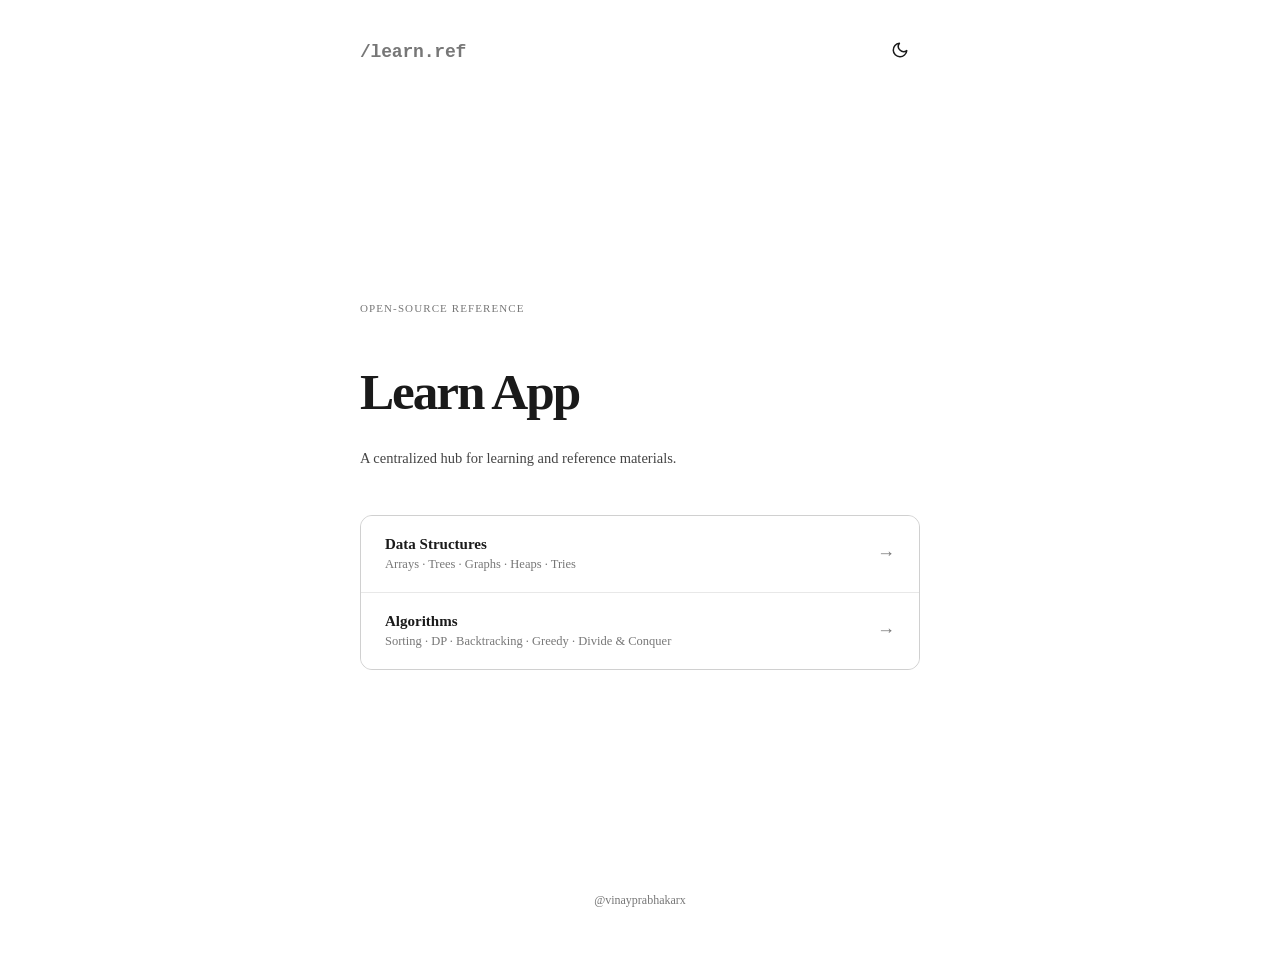
<file: index.html>
<!DOCTYPE html>
<html lang="en">

<head>
  <meta charset="UTF-8" />
  <meta name="viewport" content="width=device-width, initial-scale=1.0" />
  <meta name="description"
    content="A clean, minimal reference for Data Structures and Algorithms. Java implementations, complexity analysis, and practice problems." />
  <title>Learn App</title>
  <link rel="icon" type="image/svg+xml" href="logo.svg" />
  <link rel="stylesheet" href="styles.css" />
  <script>
    (function () {
      try {
        const t = localStorage.getItem('theme');
        if (t === 'dark' || (!t && window.matchMedia('(prefers-color-scheme: dark)').matches))
          document.documentElement.setAttribute('data-theme', 'dark');
      } catch (e) { }
    })();
  </script>
</head>

<body class="hero-page">

  <div class="hero-shell">
    <header class="hero-topbar">
      <a href="index.html" class="hero-logo">/learn.ref</a>
      <button class="hero-theme-toggle btn-interactive" id="theme-toggle" type="button" aria-label="Toggle theme">
        <span class="hero-icon-sun" aria-hidden="true"><svg width="18" height="18" viewBox="0 0 24 24" fill="none"
            stroke="currentColor" stroke-width="2" stroke-linecap="round" stroke-linejoin="round">
            <circle cx="12" cy="12" r="5" />
            <line x1="12" y1="1" x2="12" y2="3" />
            <line x1="12" y1="21" x2="12" y2="23" />
            <line x1="4.22" y1="4.22" x2="5.64" y2="5.64" />
            <line x1="18.36" y1="18.36" x2="19.78" y2="19.78" />
            <line x1="1" y1="12" x2="3" y2="12" />
            <line x1="21" y1="12" x2="23" y2="12" />
            <line x1="4.22" y1="19.78" x2="5.64" y2="18.36" />
            <line x1="18.36" y1="5.64" x2="19.78" y2="4.22" />
          </svg></span>
        <span class="hero-icon-moon" aria-hidden="true"><svg width="18" height="18" viewBox="0 0 24 24" fill="none"
            stroke="currentColor" stroke-width="2" stroke-linecap="round" stroke-linejoin="round">
            <path d="M21 12.79A9 9 0 1 1 11.21 3 7 7 0 0 0 21 12.79z" />
          </svg></span>
      </button>
    </header>

    <main class="hero-center">
      <p class="hero-eyebrow">open-source reference</p>
      <h1 class="hero-heading">Learn App</h1>
      <p class="hero-desc">A centralized hub for learning and reference materials.
      </p>

      <nav class="hero-nav">
        <a href="dsa.html?id=dsa-data-structures" class="hero-link">
          <span class="hero-link-title">Data Structures</span>
          <span class="hero-link-meta">Arrays · Trees · Graphs · Heaps · Tries</span>
          <span class="hero-link-arrow" aria-hidden="true">→</span>
        </a>
        <a href="dsa.html?id=dsa-algorithms" class="hero-link">
          <span class="hero-link-title">Algorithms</span>
          <span class="hero-link-meta">Sorting · DP · Backtracking · Greedy · Divide & Conquer</span>
          <span class="hero-link-arrow" aria-hidden="true">→</span>
        </a>
      </nav>
    </main>

    <footer class="hero-foot">
      <a href="https://vinaykr.dev" target="_blank" rel="noopener noreferrer">@vinayprabhakarx</a>
    </footer>
  </div>

  <script>
    document.getElementById('theme-toggle').addEventListener('click', () => {
      const c = document.documentElement.getAttribute('data-theme');
      const n = c === 'dark' ? 'light' : 'dark';
      document.documentElement.setAttribute('data-theme', n);
      localStorage.setItem('theme', n);
    });
  </script>
</body>

</html>
</file>
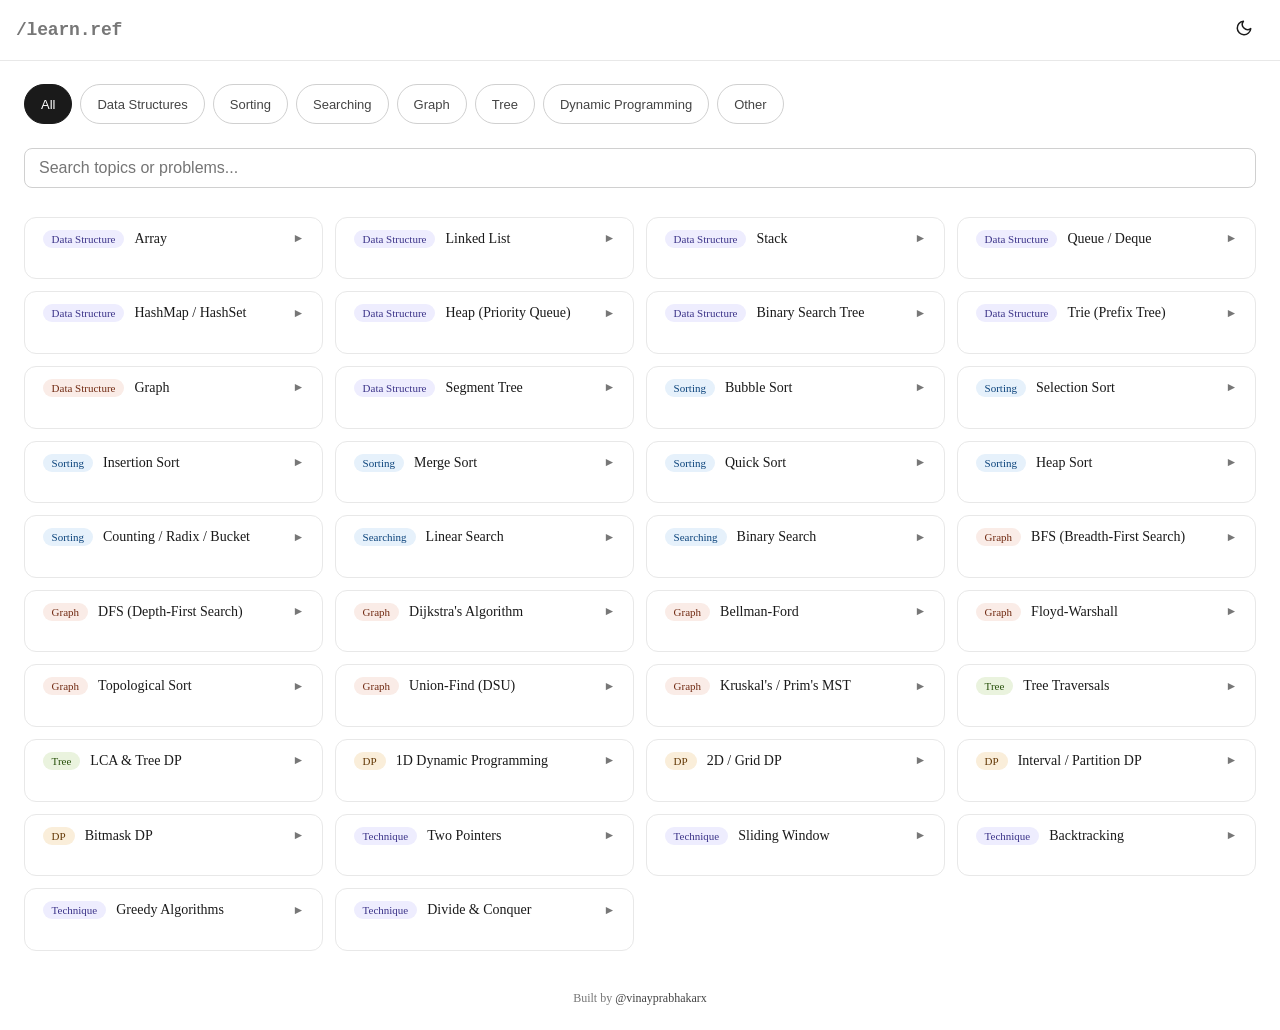
<file: dsa.html>
<!DOCTYPE html>
<html lang="en">

<head>
  <meta charset="UTF-8" />
  <meta name="viewport" content="width=device-width, initial-scale=1.0" />
  <meta name="description"
    content="Learn App — Interactive study materials, algorithms, and reference guides." />
  <title>Learn App</title>
  <link rel="icon" type="image/svg+xml" href="logo.svg" />
  <link rel="stylesheet" href="styles.css" />
  <script>
    /* Prevent flash of wrong theme on load */
    (function () {
      try {
        const savedTheme = localStorage.getItem('theme');
        if (savedTheme === 'dark' || (!savedTheme && window.matchMedia('(prefers-color-scheme: dark)').matches)) {
          document.documentElement.setAttribute('data-theme', 'dark');
        }
      } catch (e) { }
    })();
  </script>
</head>

<body>

  <!-- ===============================
       LAYOUT: GRID (e.g. Data Structures)
       =============================== -->
  <div id="layout-grid" style="display: none;">
    <header class="ds-header">
      <a href="index.html" class="hero-logo" aria-label="Back to Home">/learn.ref</a>
      <div class="ds-header-actions">
        <button class="ds-theme-toggle btn-interactive theme-toggle-btn" type="button" aria-label="Toggle dark theme"
          title="Toggle dark theme">
          <span class="ds-icon-sun" aria-hidden="true"><svg width="18" height="18" viewBox="0 0 24 24" fill="none"
              stroke="currentColor" stroke-width="2" stroke-linecap="round" stroke-linejoin="round">
              <circle cx="12" cy="12" r="5" />
              <line x1="12" y1="1" x2="12" y2="3" />
              <line x1="12" y1="21" x2="12" y2="23" />
              <line x1="4.22" y1="4.22" x2="5.64" y2="5.64" />
              <line x1="18.36" y1="18.36" x2="19.78" y2="19.78" />
              <line x1="1" y1="12" x2="3" y2="12" />
              <line x1="21" y1="12" x2="23" y2="12" />
              <line x1="4.22" y1="19.78" x2="5.64" y2="18.36" />
              <line x1="18.36" y1="5.64" x2="19.78" y2="4.22" />
            </svg></span>
          <span class="ds-icon-moon" aria-hidden="true"><svg width="18" height="18" viewBox="0 0 24 24" fill="none"
              stroke="currentColor" stroke-width="2" stroke-linecap="round" stroke-linejoin="round">
              <path d="M21 12.79A9 9 0 1 1 11.21 3 7 7 0 0 0 21 12.79z" />
            </svg></span>
        </button>
      </div>
    </header>
    <main class="ds-wrap">
      <nav class="ds-tabs" id="ds-tabs" aria-label="Category filters"></nav>
      <search>
        <input class="ds-search-input" id="ds-search" type="search" placeholder="Search topics or problems..."
          aria-label="Search topics" />
      </search>
      <section class="ds-grid" id="ds-grid" aria-label="Topic cards"></section>
      <footer class="ds-footer">
        Built by <a href="https://vinaykr.dev" target="_blank" rel="noopener noreferrer">@vinayprabhakarx</a>
      </footer>
    </main>
  </div>

  <!-- ===============================
       LAYOUT: LIST (e.g. Algorithms)
       =============================== -->
  <div id="layout-list" style="display: none;">
    <div class="algo-page-wrapper" style="display: flex; min-height: 100vh;">
      <!-- Sidebar Navigation -->
      <nav id="algo-sidebar" class="algo-sidebar" aria-label="Topic navigation">
        <div class="algo-sidebar-header">
          <a href="index.html" class="hero-logo" aria-label="Back to Home">/learn.ref</a>
        </div>
        <search>
          <input id="algo-search" type="search" class="algo-search" placeholder="Search topics or algorithms..."
            aria-label="Search topics" />
        </search>
        <div id="algo-nav-tree" role="navigation" aria-label="Topics"></div>
      </nav>

      <!-- Main Content -->
      <main id="algo-main" class="algo-main">
        <header class="algo-topbar" id="algo-topbar">
          <div class="algo-topbar-left">
            <button class="algo-menu-btn" type="button" onclick="toggleSidebar()"
              aria-label="Toggle sidebar menu">☰</button>
            <span class="algo-breadcrumb"><span id="algo-subject-name">subject</span> / <strong id="algo-current-section">overview</strong></span>
          </div>
          <div class="algo-header-actions" style="gap: var(--space-3xl);">
            <div class="algo-stats" id="algo-stats-container"></div>
            <button class="algo-theme-toggle btn-interactive theme-toggle-btn" type="button" aria-label="Toggle theme">
              <span class="algo-icon-sun" aria-hidden="true"><svg width="18" height="18" viewBox="0 0 24 24" fill="none"
                  stroke="currentColor" stroke-width="2" stroke-linecap="round" stroke-linejoin="round">
                  <circle cx="12" cy="12" r="5" />
                  <line x1="12" y1="1" x2="12" y2="3" />
                  <line x1="12" y1="21" x2="12" y2="23" />
                  <line x1="4.22" y1="4.22" x2="5.64" y2="5.64" />
                  <line x1="18.36" y1="18.36" x2="19.78" y2="19.78" />
                  <line x1="1" y1="12" x2="3" y2="12" />
                  <line x1="21" y1="12" x2="23" y2="12" />
                  <line x1="4.22" y1="19.78" x2="5.64" y2="18.36" />
                  <line x1="18.36" y1="5.64" x2="19.78" y2="4.22" />
                </svg></span>
              <span class="algo-icon-moon" aria-hidden="true"><svg width="18" height="18" viewBox="0 0 24 24" fill="none"
                  stroke="currentColor" stroke-width="2" stroke-linecap="round" stroke-linejoin="round">
                  <path d="M21 12.79A9 9 0 1 1 11.21 3 7 7 0 0 0 21 12.79z" />
                </svg></span>
            </button>
          </div>
        </header>

        <div class="algo-content">
          <!-- Topics injected by JS -->
          <div id="algo-topics-container"></div>

          <footer class="algo-footer">
            Built by <a href="https://vinaykr.dev" target="_blank" rel="noopener noreferrer">@vinayprabhakarx</a>
          </footer>
        </div>
      </main>

      <button id="algo-scrolltop" class="algo-scrolltop" type="button" onclick="window.scrollTo({top:0,behavior:'smooth'})"
        aria-label="Scroll to top">↑</button>
    </div>
  </div>

  <!-- ===============================
       TEMPLATES
       =============================== -->

  <!-- [GRID] Card template -->
  <template id="ds-card-template">
    <article class="ds-card" tabindex="0">
      <header class="ds-card-head">
        <span class="ds-badge"></span>
        <h2 class="ds-card-title"></h2>
        <span class="ds-chevron" aria-hidden="true">&#9658;</span>
      </header>
      <div class="ds-card-body">
        <div class="ds-card-inner">
          <p class="ds-desc"></p>
          <h3 class="ds-section-label">Attributes</h3>
          <dl class="ds-ops"></dl>
          <h3 class="ds-section-label ds-section-uses-label">Common use cases</h3>
          <ul class="ds-uses-grid"></ul>
          <button class="ds-practice-btn btn-interactive" type="button">Explore further ↗</button>
        </div>
      </div>
    </article>
  </template>

  <!-- [GRID] Operation item template -->
  <template id="ds-op-template">
    <div class="ds-op-item">
      <dt class="ds-op-name"></dt>
      <dd class="ds-op-tc"></dd>
    </div>
  </template>

  <!-- [GRID] Use-case tag template -->
  <template id="ds-use-template">
    <li class="ds-use-tag" tabindex="0" role="button"></li>
  </template>

  <!-- [GRID] Empty state template -->
  <template id="ds-empty-template">
    <p class="ds-empty-msg"></p>
  </template>

  <!-- [LIST] Navigation Group -->
  <template id="algo-nav-group-template">
    <div class="algo-nav-group">
      <h3 class="algo-nav-label"></h3>
    </div>
  </template>

  <!-- [LIST] Navigation Item -->
  <template id="algo-nav-item-template">
    <a class="algo-nav-item" href="">
      <span class="algo-nav-dot"></span><span class="nav-title"></span>
    </a>
  </template>

  <!-- [LIST] Topic Header -->
  <template id="algo-topic-template">
    <section class="algo-topic">
      <header class="algo-topic-head">
        <span class="algo-topic-icon" aria-hidden="true"></span>
        <h2 class="algo-topic-title"></h2>
        <span class="algo-topic-count"></span>
      </header>
    </section>
  </template>

  <!-- [LIST] Card -->
  <template id="algo-card-template">
    <article class="algo-card">
      <header class="algo-card-head btn-interactive" role="button" tabindex="0" aria-expanded="false">
        <h3 class="algo-card-name"></h3>
        <div class="algo-card-badges">
          <span class="algo-card-badge algo-badge-sort algo-badge-time"></span>
          <span class="algo-card-badge algo-badge-ds algo-badge-space"></span>
        </div>
        <span class="algo-chevron" aria-hidden="true">&#9658;</span>
      </header>
      <div class="algo-card-body">
        <div class="algo-card-inner">
          <h4 class="algo-section-label">Description</h4>
          <p class="algo-desc"></p>

          <h4 class="algo-section-label">Best Approach</h4>
          <ol class="algo-steps"></ol>

          <h4 class="algo-section-label">Attributes / Complexity</h4>
          <table class="algo-complexity">
            <thead>
              <tr>
                <th>Case</th>
                <th>Time</th>
                <th>Space</th>
              </tr>
            </thead>
            <tbody>
              <tr>
                <td>Best</td>
                <td class="algo-tc-best"></td>
                <td class="algo-tc-space" rowspan="3"></td>
              </tr>
              <tr>
                <td>Average</td>
                <td class="algo-tc-avg"></td>
              </tr>
              <tr>
                <td>Worst</td>
                <td class="algo-tc-worst"></td>
              </tr>
            </tbody>
          </table>

          <h4 class="algo-section-label">Implementation</h4>
          <div class="algo-code-wrapper">
            <div class="algo-code-head">
              <span class="algo-code-lang">Code</span>
              <button class="algo-code-copy algo-btn-interactive" type="button" onclick="copyCode(this)">Copy</button>
            </div>
            <div class="algo-code-scroll">
              <pre class="algo-code-block"></pre>
            </div>
          </div>

          <h4 class="algo-section-label">Pro Tip</h4>
          <p class="algo-tip"></p>

          <h4 class="algo-section-label">Practice Problems (<span class="algo-prob-count"></span>)</h4>
          <ul class="algo-questions"></ul>
        </div>
      </div>
    </article>
  </template>

  <!-- [LIST] Question item -->
  <template id="algo-question-template">
    <li class="algo-question btn-interactive">
      <span class="algo-diff"></span>
      <span class="algo-qname"></span>
      <span class="algo-tag"></span>
    </li>
  </template>

  <script src="script.js"></script>
</body>

</html>
</file>
<file: styles.css>
:root {
  /* ── Colors ── */
  --color-text-primary: #1a1a1a;
  --color-text-secondary: #444;
  --color-text-tertiary: #777;
  --color-background-primary: #fff;
  --color-background-secondary: #f5f5f5;
  --color-border-primary: #333;
  --color-border-secondary: #d0d0d0;
  --color-border-tertiary: #e8e8e8;

  /* ── Badge colors ── */
  --badge-ds-bg: #eeedfe;
  --badge-ds-fg: #3c3489;
  --badge-graph-bg: #faece7;
  --badge-graph-fg: #712b13;
  --badge-dp-bg: #faeeda;
  --badge-dp-fg: #633806;
  --badge-tree-bg: #eaf3de;
  --badge-tree-fg: #27500a;
  --badge-sort-bg: #e6f1fb;
  --badge-sort-fg: #0c447c;

  /* ── Typography ── */
  --font-mono: 'SF Mono', 'Consolas', monospace;
  --font-size-xs: 11px;
  --font-size-sm: 12px;
  --font-size-md: 13px;
  --font-size-base: 14px;
  --font-size-lg: 15px;
  --font-weight-normal: 400;
  --font-weight-medium: 500;

  /* ── Spacing ── */
  --space-xs: 4px;
  --space-sm: 6px;
  --space-md: 8px;
  --space-lg: 10px;
  --space-xl: 12px;
  --space-2xl: 14px;
  --space-3xl: 16px;
  --space-4xl: 1rem;
  --space-5xl: 1.5rem;
  --space-6xl: 1.8rem;
  --space-7xl: 2rem;

  /* ── Border radius ── */
  --radius-sm: 6px;
  --radius-md: 8px;
  --radius-lg: 12px;
  --radius-pill: 20px;

  /* ── Transitions ── */
  --transition-fast: 0.12s;
  --transition-normal: 0.15s;
  --transition-slow: 0.2s;

  /* ── Layout ── */
  --grid-min-col: 290px;
  --grid-gap: var(--space-xl);
  --card-padding: var(--space-4xl) 1.1rem;
  --line-height: 1.6;

  /* ── System Preferences ── */
  color-scheme: light dark;
}

/* ── Dark mode (data-theme) ── */
:root[data-theme="dark"] {
  /* ── Base colors ── */
  --color-text-primary: #e8e8e8;
  --color-text-secondary: #b8b8b8;
  --color-text-tertiary: #8a8a8a;
  --color-background-primary: #1a1a1a;
  --color-background-secondary: #232323;
  --color-border-primary: #555;
  --color-border-secondary: #3c3c3c;
  --color-border-tertiary: #2d2d2d;

  /* ── Badges ── */
  --badge-ds-bg: #2a2854;
  --badge-ds-fg: #b8b3f0;
  --badge-graph-bg: #40261d;
  --badge-graph-fg: #f0a88a;
  --badge-dp-bg: #403114;
  --badge-dp-fg: #edc478;
  --badge-tree-bg: #213810;
  --badge-tree-fg: #a8d47a;
  --badge-sort-bg: #163252;
  --badge-sort-fg: #7ab8e8;
}

/* ── Reset (scoped) ── */
html,
body {
  background-color: var(--color-background-primary);
  color: var(--color-text-primary);
}

/* ── Hero Page ── */

.hero-page {
  min-height: 100vh;
  background: var(--color-background-primary);
}

.hero-shell {
  max-width: 560px;
  margin: 0 auto;
  padding: 24px 28px;
  min-height: 100vh;
  display: flex;
  flex-direction: column;
}

.hero-topbar {
  display: flex;
  align-items: center;
  justify-content: space-between;
}

.hero-logo {
  font-size: 18px;
  font-weight: 600;
  color: var(--color-text-tertiary);
  letter-spacing: -0.01em;
  font-family: var(--font-mono);
  text-decoration: none;
  transition: color 0.15s;
  cursor: pointer;
}

.hero-logo:hover {
  color: var(--color-text-primary);
}

.hero-center {
  flex: 1;
  display: flex;
  flex-direction: column;
  justify-content: center;
  padding: 80px 0 60px;
}

.hero-eyebrow {
  font-size: 11px;
  font-weight: 500;
  text-transform: uppercase;
  letter-spacing: 0.1em;
  color: var(--color-text-tertiary);
  margin-bottom: 16px;
}

.hero-heading {
  font-size: clamp(2.2rem, 6vw, 3.2rem);
  font-weight: 700;
  letter-spacing: -0.04em;
  line-height: 1.05;
  color: var(--color-text-primary);
  margin-bottom: 14px;
}

.hero-desc {
  font-size: 14.5px;
  line-height: 1.65;
  color: var(--color-text-secondary);
  margin-bottom: 44px;
  max-width: 420px;
}

/* ── Hero Navigation links ── */
.hero-nav {
  display: flex;
  flex-direction: column;
  gap: 1px;
  background: var(--color-border-tertiary);
  border: 1px solid var(--color-border-secondary);
  border-radius: 12px;
  overflow: hidden;
}

.hero-link {
  display: grid;
  grid-template-columns: 1fr auto;
  grid-template-rows: auto auto;
  gap: 4px 20px;
  padding: 20px 24px;
  background: var(--color-background-primary);
  text-decoration: none;
  color: inherit;
  transition: background 0.15s;
}

.hero-link:hover {
  background: var(--color-background-secondary);
}

.hero-link-title {
  font-size: 15px;
  font-weight: 600;
  color: var(--color-text-primary);
  grid-column: 1;
  grid-row: 1;
}

.hero-link-meta {
  font-size: 12.5px;
  color: var(--color-text-tertiary);
  grid-column: 1;
  grid-row: 2;
}

.hero-link-arrow {
  grid-column: 2;
  grid-row: 1 / -1;
  align-self: center;
  font-size: 18px;
  color: var(--color-text-tertiary);
  transition: transform 0.2s, color 0.2s;
}

.hero-link:hover .hero-link-arrow {
  transform: translateX(4px);
  color: var(--color-text-primary);
}

/* ── Hero Footer ── */
.hero-foot {
  padding: 24px 0;
  text-align: center;
  font-size: 12px;
  color: var(--color-text-tertiary);
}

.hero-foot a {
  color: var(--color-text-tertiary);
  text-decoration: none;
  transition: color 0.15s;
}

.hero-foot a:hover {
  color: var(--color-text-secondary);
}

/* ── Hero responsive ── */
@media (max-width: 640px) {
  .hero-shell {
    padding: 20px 20px;
  }

  .hero-center {
    padding: 60px 0 40px;
  }

  .hero-link {
    padding: 16px 18px;
  }
}

/* ── Utilities ── */
.btn-interactive {
  cursor: pointer;
  touch-action: manipulation;
  transition: background var(--transition-normal), color var(--transition-normal), border-color var(--transition-normal);
}

.btn-interactive:hover {
  background: var(--color-background-secondary);
}

.btn-interactive:active {
  opacity: 0.7;
}

.btn-interactive:focus-visible {
  outline: 2px solid var(--color-border-primary);
  outline-offset: 2px;
}

.wrap,
.wrap * {
  box-sizing: border-box;
  margin: 0;
  padding: 0;
  -webkit-tap-highlight-color: transparent;
}

.ds-wrap {
  padding: 76px var(--space-4xl) var(--space-4xl);
  scroll-behavior: smooth;
}

/* ── App Header ── */
.ds-header {
  position: fixed;
  top: 0;
  left: 0;
  right: 0;
  z-index: 50;
  background: var(--color-background-primary);
  border-bottom: 0.5px solid var(--color-border-tertiary);
  display: flex;
  justify-content: space-between;
  align-items: center;
  height: 60px;
  padding: 0 var(--space-4xl);
}

.ds-app-title {
  font-size: 1.5rem;
  font-weight: 600;
  color: var(--color-text-primary);
}


/* ── Header Actions ── */
.ds-header-actions,
.algo-header-actions {
  display: flex;
  align-items: center;
  gap: var(--space-md);
}

.ds-nav-link,
.algo-nav-link {
  font-size: var(--font-size-sm);
  font-weight: var(--font-weight-medium);
  color: var(--color-text-secondary);
  text-decoration: none;
  padding: var(--space-sm) var(--space-xl);
  border: 0.5px solid var(--color-border-secondary);
  border-radius: var(--radius-pill);
}

.ds-nav-link:hover,
.algo-nav-link:hover {
  color: var(--color-text-primary);
  border-color: var(--color-border-primary);
}

/* ── Theme Toggle ── */
.hero-theme-toggle,
.ds-theme-toggle,
.algo-theme-toggle {
  background: transparent;
  border: none;
  font-size: 1.25rem;
  padding: var(--space-sm);
  border-radius: var(--radius-md);
  color: var(--color-text-primary);
  display: flex;
  align-items: center;
  justify-content: center;
  min-height: 40px;
  min-width: 40px;
  -webkit-tap-highlight-color: transparent;
}

.hero-icon-sun,
.ds-icon-sun,
.algo-icon-sun {
  display: none;
}

.hero-icon-moon,
.ds-icon-moon,
.algo-icon-moon {
  display: block;
}

:root[data-theme="dark"] .hero-icon-sun,
:root[data-theme="dark"] .ds-icon-sun,
:root[data-theme="dark"] .algo-icon-sun {
  display: block;
}

:root[data-theme="dark"] .hero-icon-moon,
:root[data-theme="dark"] .ds-icon-moon,
:root[data-theme="dark"] .algo-icon-moon {
  display: none;
}

/* ── Tabs ── */
.ds-tabs {
  display: flex;
  gap: var(--space-md);
  flex-wrap: wrap;
  margin-bottom: var(--space-5xl);
}

.ds-tab {
  padding: var(--space-md) var(--space-3xl);
  min-height: 40px;
  border-radius: var(--radius-pill);
  border: 0.5px solid var(--color-border-secondary);
  background: transparent;
  font-size: var(--font-size-md);
  font-weight: var(--font-weight-medium);
  color: var(--color-text-secondary);
}

.ds-tab.ds-active {
  background: var(--color-text-primary);
  color: var(--color-background-primary);
  border-color: var(--color-text-primary);
}

/* ── Search ── */
.ds-wrap search {
  display: block;
  margin-bottom: var(--space-6xl);
}

.ds-search-input {
  width: 100%;
  padding: var(--space-lg) var(--space-2xl);
  min-height: 40px;
  border: 0.5px solid var(--color-border-secondary);
  border-radius: var(--radius-md);
  font-size: 16px;
  /* prevents iOS zoom on focus */
  background: var(--color-background-primary);
  color: var(--color-text-primary);
  transition: border-color var(--transition-normal);
}

.ds-search-input:focus {
  outline: none;
  border-color: var(--color-border-primary);
}

/* ── Grid ── */
.ds-grid {
  display: grid;
  grid-template-columns: repeat(auto-fill, minmax(var(--grid-min-col), 1fr));
  gap: var(--grid-gap);
  align-items: start;
}

/* ── Card ── */
.ds-card {
  background: var(--color-background-primary);
  border: 0.5px solid var(--color-border-tertiary);
  border-radius: var(--radius-lg);
  padding: 0;
  cursor: pointer;
  touch-action: manipulation;
  transition: border-color var(--transition-normal);
  overflow: hidden;
}

.ds-card:active {
  opacity: 0.85;
}

.ds-card:hover {
  border-color: var(--color-border-primary);
}

.ds-card:focus-visible {
  outline: 2px solid var(--color-border-primary);
  outline-offset: 2px;
}

.ds-card.ds-open {
  border-color: var(--color-border-primary);
  grid-column: 1 / -1;
}

.ds-card-head {
  display: flex;
  justify-content: center;
  align-items: center;
  gap: var(--space-lg);
  padding: var(--space-xl) 1.1rem;
  position: relative;
}

/* ── Badges ── */
.ds-badge {
  font-size: var(--font-size-xs);
  font-weight: var(--font-weight-medium);
  padding: 3px 9px;
  border-radius: var(--radius-pill);
  white-space: nowrap;
}

.badge-ds {
  background: var(--badge-ds-bg);
  color: var(--badge-ds-fg);
}

.badge-graph {
  background: var(--badge-graph-bg);
  color: var(--badge-graph-fg);
}

.badge-dp {
  background: var(--badge-dp-bg);
  color: var(--badge-dp-fg);
}

.badge-tree {
  background: var(--badge-tree-bg);
  color: var(--badge-tree-fg);
}

.badge-sort {
  background: var(--badge-sort-bg);
  color: var(--badge-sort-fg);
}

.ds-card-title {
  font-size: var(--font-size-base);
  font-weight: var(--font-weight-medium);
  color: var(--color-text-primary);
  flex: 1;
  margin: 0;
}

.ds-chevron,
.algo-chevron {
  font-size: var(--font-size-sm);
  color: var(--color-text-tertiary);
  transition: transform var(--transition-slow);
}

.ds-card.ds-open .ds-chevron {
  transform: rotate(90deg);
}

.ds-card-body {
  display: grid;
  grid-template-rows: 0fr;
  opacity: 0;
  visibility: hidden;
  margin-top: 0;
  border-top: 0.5px solid transparent;
  transition: grid-template-rows 0.3s cubic-bezier(0.4, 0, 0.2, 1),
    margin-top 0.3s cubic-bezier(0.4, 0, 0.2, 1),
    border-color 0.3s cubic-bezier(0.4, 0, 0.2, 1),
    opacity 0.2s ease-out,
    visibility 0.3s;
}

.ds-card.ds-open .ds-card-body {
  grid-template-rows: 1fr;
  opacity: 1;
  visibility: visible;
  margin-top: var(--space-xl);
  border-top-color: var(--color-border-tertiary);
}

.ds-card-inner {
  overflow: hidden;
  min-height: 0;
  padding-top: var(--space-xl);
}

.ds-card-inner {
  padding: 0 1.1rem 1.1rem;
}

.ds-section-label,
.algo-section-label {
  font-size: var(--font-size-xs);
  font-weight: var(--font-weight-medium);
  color: var(--color-text-tertiary);
  text-transform: uppercase;
  letter-spacing: 0.06em;
  margin: var(--space-lg) 0 var(--space-xs);
}

.ds-desc,
.algo-desc {
  font-size: var(--font-size-md);
  color: var(--color-text-secondary);
  line-height: var(--line-height);
}

/* ── Operations (<dl>) ── */
.ds-ops {
  display: grid;
  grid-template-columns: 1fr 1fr;
  gap: var(--space-xs);
  margin-top: var(--space-xs);
}

.ds-op-item {
  display: flex;
  justify-content: space-between;
  padding: var(--space-xs) var(--space-md);
  font-size: var(--font-size-sm);
  background: var(--color-background-secondary);
  border-radius: var(--radius-sm);
}

.ds-op-name {
  color: var(--color-text-secondary);
}

.algo-tc-best,
.algo-tc-avg,
.algo-tc-worst {
  font-weight: var(--font-weight-medium);
}

.algo-tc-space {
  vertical-align: middle;
}

.ds-op-tc {
  font-weight: var(--font-weight-medium);
  font-size: var(--font-size-xs);
  font-family: var(--font-mono);
  color: var(--color-text-primary);
}

/* ── Use-case tags (<ul>/<li>) ── */
.ds-uses-grid {
  display: grid;
  grid-template-columns: 1fr 1fr;
  gap: var(--space-xs);
  margin-top: var(--space-xs);
  list-style: none;
}

.ds-use-tag {
  font-size: var(--font-size-xs);
  padding: var(--space-sm) var(--space-md);
  min-height: 32px;
  display: flex;
  align-items: center;
  background: var(--color-background-secondary);
  border-radius: var(--radius-sm);
  color: var(--color-text-secondary);
  line-height: 1.4;
  cursor: pointer;
  touch-action: manipulation;
  border: 0.5px solid transparent;
  transition: border-color var(--transition-fast),
    color var(--transition-fast);
}

.ds-use-tag:hover {
  border-color: var(--color-border-secondary);
  color: var(--color-text-primary);
}

.ds-use-tag:active {
  opacity: 0.7;
}

.ds-use-tag:focus-visible {
  outline: 2px solid var(--color-border-primary);
  outline-offset: 1px;
}

/* ── Ask button ── */
.ds-practice-btn {
  margin-top: var(--space-xl);
  padding: var(--space-md) var(--space-2xl);
  min-height: 40px;
  border: 0.5px solid var(--color-border-secondary);
  border-radius: var(--radius-md);
  background: transparent;
  font-size: var(--font-size-sm);
  color: var(--color-text-secondary);
}

/* ── Empty state ── */
.ds-empty-msg {
  text-align: center;
  padding: var(--space-7xl);
  color: var(--color-text-tertiary);
  font-size: var(--font-size-base);
  grid-column: 1 / -1;
}

/* ── Footer ── */
.ds-footer,
.algo-footer {
  text-align: center;
  margin-top: var(--space-5xl);
  padding-top: var(--space-3xl);
  font-size: var(--font-size-sm);
  color: var(--color-text-tertiary);
}

.ds-footer a,
.algo-footer a {
  color: var(--color-text-secondary);
  text-decoration: none;
  font-weight: var(--font-weight-medium);
  transition: color var(--transition-fast);
}

.ds-footer a:hover,
.algo-footer a:hover {
  text-decoration: underline;
  color: var(--color-text-primary);
}

/* ── Mobile responsive ── */
@media (max-width: 640px) {
  :root {
    --grid-min-col: 100%;
  }

  .ds-wrap {
    padding: 76px var(--space-3xl) var(--space-4xl);
  }

  .ds-tab {
    padding: var(--space-md) var(--space-2xl);
    font-size: var(--font-size-base);
  }

  .ds-ops {
    grid-template-columns: 1fr;
  }

  .ds-uses-grid {
    grid-template-columns: 1fr;
  }
}

/* ── Docs page layout ── */
.algo-page {
  display: flex;
  min-height: 100vh;
}

/* ── Sidebar ── */
.algo-sidebar {
  --sidebar-w: 260px;
  width: var(--sidebar-w);
  min-height: 100vh;
  background: var(--color-background-primary);
  border-right: 0.5px solid var(--color-border-secondary);
  position: fixed;
  top: 0;
  left: 0;
  overflow-y: auto;
  z-index: 100;
  display: flex;
  flex-direction: column;
}

.algo-sidebar-header {
  height: 60px;
  display: flex;
  align-items: center;
  padding: 0 20px;
  border-bottom: 0.5px solid var(--color-border-tertiary);
  position: sticky;
  top: 0;
  background: var(--color-background-primary);
  z-index: 10;
}

.algo-sidebar-title {
  font-size: 1.1rem;
  font-weight: 600;
  color: var(--color-text-primary);
  margin: var(--space-md) 0 2px;
}

.algo-sidebar-subtitle {
  font-size: var(--font-size-xs);
  color: var(--color-text-tertiary);
  font-family: var(--font-mono);
}

.back-link {
  font-size: var(--font-size-sm);
  font-weight: var(--font-weight-medium);
  color: var(--color-text-tertiary);
  text-decoration: none;
  transition: color var(--transition-fast);
}

.back-link:hover {
  color: var(--color-text-primary);
}

.algo-search {
  width: calc(100% - 32px);
  margin: var(--space-xl) 16px var(--space-md);
  padding: var(--space-md) var(--space-xl);
  background: var(--color-background-secondary);
  border: 0.5px solid var(--color-border-secondary);
  border-radius: var(--radius-sm);
  font-size: var(--font-size-sm);
  color: var(--color-text-primary);
  outline: none;
  transition: border-color var(--transition-normal);
}

.algo-search:focus {
  border-color: var(--color-border-primary);
}

/* ── Nav tree ── */
.algo-nav-group {
  padding: var(--space-md) 0;
}

.algo-nav-label {
  font-size: 10px;
  font-weight: var(--font-weight-medium);
  letter-spacing: 0.12em;
  text-transform: uppercase;
  color: var(--color-text-tertiary);
  padding: var(--space-sm) 20px;
}

.algo-nav-item {
  display: flex;
  align-items: center;
  gap: var(--space-md);
  padding: var(--space-sm) 20px;
  font-size: var(--font-size-sm);
  cursor: pointer;
  color: var(--color-text-secondary);
  text-decoration: none;
  border-left: 2px solid transparent;
  transition: all var(--transition-fast);
}

.algo-nav-item:hover {
  color: var(--color-text-primary);
  background: var(--color-background-secondary);
}

.algo-nav-item.algo-active {
  color: var(--color-text-primary);
  border-left-color: var(--color-text-primary);
  font-weight: var(--font-weight-medium);
}

.algo-nav-dot {
  width: 6px;
  height: 6px;
  border-radius: 50%;
  flex-shrink: 0;
  background: var(--topic-accent-light, var(--color-text-tertiary));
}

:root[data-theme="dark"] .algo-nav-dot {
  background: var(--topic-accent-dark, var(--color-text-tertiary));
}

/* ── Main content ── */
.algo-main {
  margin-left: 260px;
  flex: 1;
  min-height: 100vh;
}

.algo-topbar {
  position: fixed;
  top: 0;
  left: 260px;
  right: 0;
  background: var(--color-background-primary);
  border-bottom: 0.5px solid var(--color-border-tertiary);
  height: 60px;
  padding: 0 var(--space-lg);
  z-index: 50;
  display: flex;
  align-items: center;
  justify-content: space-between;
}

.algo-topbar-left {
  display: flex;
  align-items: center;
  gap: var(--space-xl);
}

.algo-menu-btn {
  display: none;
  background: none;
  border: 0.5px solid var(--color-border-secondary);
  color: var(--color-text-primary);
  padding: var(--space-sm) var(--space-lg);
  border-radius: var(--radius-sm);
  cursor: pointer;
  font-size: 16px;
}

.algo-breadcrumb {
  font-size: var(--font-size-md);
  color: var(--color-text-tertiary);
  font-family: var(--font-mono);
}

.algo-breadcrumb strong {
  color: var(--color-text-primary);
}

.algo-stats {
  display: flex;
  align-items: center;
  gap: var(--space-3xl);
  font-size: var(--font-size-sm);
  color: var(--color-text-tertiary);
}

.algo-stats strong {
  color: var(--color-text-primary);
}

.algo-content {
  padding: 80px 40px 80px;
  max-width: 1000px;
}

/* ── Hero ── */
.algo-hero {
  margin-bottom: 48px;
  padding-bottom: 36px;
  border-bottom: 0.5px solid var(--color-border-tertiary);
}

.algo-hero-tag {
  font-size: var(--font-size-xs);
  font-family: var(--font-mono);
  letter-spacing: 0.1em;
  text-transform: uppercase;
  color: var(--color-text-tertiary);
  margin-bottom: var(--space-xl);
}

.algo-hero-title {
  font-size: clamp(28px, 5vw, 48px);
  font-weight: 600;
  line-height: 1.15;
  color: var(--color-text-primary);
  margin-bottom: var(--space-xl);
}

.algo-hero-desc {
  font-size: var(--font-size-base);
  color: var(--color-text-secondary);
  max-width: 540px;
  line-height: 1.65;
}

.algo-hero-stats {
  display: flex;
  gap: var(--space-3xl);
  margin-top: 24px;
  flex-wrap: wrap;
}

.algo-stat {
  background: var(--color-background-secondary);
  border: 0.5px solid var(--color-border-tertiary);
  border-radius: var(--radius-md);
  padding: var(--space-lg) var(--space-3xl);
  text-align: center;
}

.algo-stat-num {
  display: block;
  font-size: 1.3rem;
  font-weight: 600;
  color: var(--color-text-primary);
  font-family: var(--font-mono);
}

.algo-stat-label {
  font-size: var(--font-size-xs);
  color: var(--color-text-tertiary);
  text-transform: uppercase;
  letter-spacing: 0.06em;
}

/* ── Topic section ── */
.algo-topic {
  margin-bottom: 30px;
}

.algo-topic-head {
  display: flex;
  align-items: center;
  gap: var(--space-xl);
  margin-bottom: 24px;
  padding-bottom: var(--space-xl);
  border-bottom: 0.5px solid var(--color-border-tertiary);
}

.algo-topic-icon {
  width: 32px;
  height: 32px;
  border-radius: var(--radius-sm);
  flex-shrink: 0;
  background: var(--topic-accent-light, var(--color-text-tertiary));
  opacity: 0.15;
}

:root[data-theme="dark"] .algo-topic-icon {
  background: var(--topic-accent-dark, var(--color-text-tertiary));
}

.algo-topic-head h2 {
  font-size: 1.2rem;
  font-weight: 600;
  color: var(--color-text-primary);
  flex: 1;
}

.algo-topic-count {
  font-size: var(--font-size-xs);
  font-family: var(--font-mono);
  color: var(--color-text-tertiary);
  background: var(--color-background-secondary);
  border: 0.5px solid var(--color-border-tertiary);
  border-radius: var(--radius-pill);
  padding: 2px var(--space-lg);
}

/* ── Algo card ── */
.algo-card {
  background: var(--color-background-primary);
  border: 0.5px solid var(--color-border-tertiary);
  border-radius: var(--radius-lg);
  margin-bottom: var(--space-xl);
  overflow: hidden;
  transition: border-color var(--transition-normal);
}

.algo-card:hover {
  border-color: var(--color-border-secondary);
}

.algo-card-head {
  display: flex;
  align-items: center;
  gap: var(--space-xl);
  padding: var(--space-lg) 1.1rem;
  cursor: pointer;
  user-select: none;
}

.algo-card-name {
  font-size: var(--font-size-lg);
  font-weight: var(--font-weight-medium);
  color: var(--color-text-primary);
  flex: 1;
  margin: 0;
}

.algo-card-badges {
  display: flex;
  gap: var(--space-sm);
  flex-wrap: wrap;
}

.algo-card-badge {
  font-size: var(--font-size-xs);
  font-weight: var(--font-weight-medium);
  padding: 3px 9px;
  border-radius: var(--radius-pill);
  white-space: nowrap;
}

.algo-chevron {
  font-size: var(--font-size-sm);
  color: var(--color-text-tertiary);
  transition: transform var(--transition-slow);
}

.algo-card.algo-open .algo-chevron {
  transform: rotate(90deg);
}

.algo-card-body {
  display: grid;
  grid-template-rows: 0fr;
  opacity: 0;
  visibility: hidden;
  overflow: hidden;
  border-top: 0.5px solid transparent;
  transition:
    grid-template-rows 0.3s cubic-bezier(0.4, 0, 0.2, 1),
    border-color 0.3s cubic-bezier(0.4, 0, 0.2, 1),
    opacity 0.2s ease-out,
    visibility 0.3s;
}

.algo-card.algo-open .algo-card-body {
  grid-template-rows: 1fr;
  opacity: 1;
  visibility: visible;
  border-top-color: var(--color-border-tertiary);
}

.algo-card-inner {
  overflow: hidden;
  min-height: 0;
  padding: 0 1.1rem;
  transition: padding 0.3s cubic-bezier(0.4, 0, 0.2, 1);
}

.algo-card.algo-open .algo-card-inner {
  padding: var(--space-xl) 1.1rem 1.1rem;
}

/* ── Approach steps ── */
.algo-steps {
  counter-reset: step;
  list-style: none;
  padding: 0;
  display: flex;
  flex-direction: column;
  gap: var(--space-sm);
  margin-top: var(--space-xs);
}

.algo-steps li {
  counter-increment: step;
  font-size: var(--font-size-md);
  color: var(--color-text-secondary);
  display: flex;
  gap: var(--space-lg);
  align-items: flex-start;
  line-height: 1.6;
}

.algo-steps li::before {
  content: counter(step);
  background: var(--color-background-secondary);
  border: 0.5px solid var(--color-border-tertiary);
  color: var(--color-text-primary);
  font-family: var(--font-mono);
  font-size: 10px;
  font-weight: var(--font-weight-medium);
  width: 20px;
  height: 20px;
  border-radius: 4px;
  display: flex;
  align-items: center;
  justify-content: center;
  flex-shrink: 0;
  margin-top: 2px;
}

/* ── Complexity table ── */
.algo-complexity {
  width: 100%;
  border-collapse: collapse;
  font-family: var(--font-mono);
  font-size: var(--font-size-sm);
  margin-top: var(--space-xs);
}

.algo-complexity th {
  text-align: left;
  color: var(--color-text-tertiary);
  font-size: 10px;
  letter-spacing: 0.08em;
  text-transform: uppercase;
  padding: var(--space-sm) var(--space-lg);
  background: var(--color-background-secondary);
  border: 0.5px solid var(--color-border-tertiary);
}

.algo-complexity td {
  padding: var(--space-sm) var(--space-lg);
  border: 0.5px solid var(--color-border-tertiary);
  color: var(--color-text-secondary);
}

.algo-complexity tr:hover td {
  background: var(--color-background-secondary);
}

/* ── Code block ── */
.algo-code-wrapper {
  border: 0.5px solid var(--color-border-secondary);
  border-radius: var(--radius-md);
  overflow: hidden;
  margin-top: var(--space-xs);
  background: var(--color-background-secondary);
}

.algo-code-head {
  display: flex;
  align-items: center;
  justify-content: space-between;
  padding: var(--space-sm) var(--space-xl);
  background: var(--color-background-secondary);
  border-bottom: 0.5px solid var(--color-border-tertiary);
}

.algo-code-lang {
  font-family: var(--font-mono);
  font-size: var(--font-size-xs);
  font-weight: var(--font-weight-medium);
  letter-spacing: 0.08em;
  text-transform: uppercase;
  color: var(--color-text-tertiary);
}

.algo-code-copy {
  font-family: var(--font-mono);
  font-size: var(--font-size-xs);
  color: var(--color-text-tertiary);
  background: var(--color-background-primary);
  border: 0.5px solid var(--color-border-secondary);
  border-radius: 4px;
  padding: 3px var(--space-md);
  cursor: pointer;
  transition: color var(--transition-fast), border-color var(--transition-fast);
}

.algo-code-copy:hover,
.algo-code-copy.algo-copied {
  color: var(--color-text-primary);
  border-color: var(--color-border-primary);
}

.algo-code-scroll {
  overflow-x: auto;
  overflow-y: auto;
  max-height: 320px;
  -webkit-overflow-scrolling: touch;
}

.algo-code-block {
  font-family: var(--font-mono);
  font-size: var(--font-size-sm);
  line-height: 1.75;
  color: var(--color-text-primary);
  display: table;
  min-width: 100%;
  padding: var(--space-lg) 0;
  margin: 0;
  white-space: pre;
}

.algo-code-line {
  display: table-row;
}

.algo-code-line:hover .algo-code-ln,
.algo-code-line:hover .algo-code-text {
  background: var(--color-background-primary);
}

.algo-code-ln {
  display: table-cell;
  user-select: none;
  text-align: right;
  padding: 0 var(--space-lg) 0 var(--space-xl);
  color: var(--color-text-tertiary);
  font-size: var(--font-size-xs);
  min-width: 32px;
  border-right: 0.5px solid var(--color-border-tertiary);
  vertical-align: top;
  opacity: 0.5;
}

.algo-code-text {
  display: table-cell;
  padding: 0 var(--space-xl) 0 var(--space-xl);
  white-space: pre;
  vertical-align: top;
}

/* ── Syntax highlight colors ── */
.algo-code-kw {
  color: #0550ae;
  font-weight: var(--font-weight-medium);
}

.algo-code-tp {
  color: #6f42c1;
}

.algo-code-fn {
  color: #1a7f37;
}

.algo-code-str {
  color: #0a3069;
}

.algo-code-num {
  color: #0550ae;
}

.algo-code-cm {
  color: var(--color-text-tertiary);
  font-style: italic;
}

:root[data-theme="dark"] .algo-code-kw {
  color: #79c0ff;
}

:root[data-theme="dark"] .algo-code-tp {
  color: #d2a8ff;
}

:root[data-theme="dark"] .algo-code-fn {
  color: #7ee787;
}

:root[data-theme="dark"] .algo-code-str {
  color: #a5d6ff;
}

:root[data-theme="dark"] .algo-code-num {
  color: #79c0ff;
}

:root[data-theme="dark"] .algo-code-cm {
  color: #8b949e;
}

/* ── Tip box ── */
.algo-tip {
  background: var(--color-background-secondary);
  border: 0.5px solid var(--color-border-tertiary);
  border-radius: var(--radius-md);
  padding: var(--space-xl) var(--space-3xl);
  font-size: var(--font-size-md);
  color: var(--color-text-secondary);
  line-height: 1.6;
}

/* ── Practice questions ── */
.algo-questions {
  list-style: none;
  padding: 0;
  display: flex;
  flex-direction: column;
  gap: var(--space-sm);
  margin-top: var(--space-xs);
}

.algo-question {
  display: flex;
  align-items: center;
  gap: var(--space-lg);
  font-size: var(--font-size-sm);
  color: var(--color-text-secondary);
  padding: var(--space-sm) var(--space-lg);
  background: var(--color-background-secondary);
  border-radius: var(--radius-sm);
  border: 0.5px solid var(--color-border-tertiary);
  cursor: pointer;
  transition: background-color var(--transition-fast), border-color var(--transition-fast);
}

.algo-question:hover {
  background: var(--color-background-primary);
  border-color: var(--color-border-secondary);
}

.algo-diff {
  font-family: var(--font-mono);
  font-size: 9px;
  padding: 2px 6px;
  border-radius: 3px;
  font-weight: var(--font-weight-medium);
  flex-shrink: 0;
  letter-spacing: 0.04em;
  text-transform: uppercase;
}

.diff-easy {
  background: var(--badge-tree-bg);
  color: var(--badge-tree-fg);
}

.diff-med {
  background: var(--badge-dp-bg);
  color: var(--badge-dp-fg);
}

.diff-hard {
  background: var(--badge-graph-bg);
  color: var(--badge-graph-fg);
}

.algo-tag {
  font-family: var(--font-mono);
  font-size: 9px;
  color: var(--color-text-tertiary);
  margin-left: auto;
  white-space: nowrap;
}

/* ── Scroll to top ── */
.algo-scrolltop {
  position: fixed;
  bottom: 28px;
  right: 28px;
  width: 36px;
  height: 36px;
  background: var(--color-text-primary);
  color: var(--color-background-primary);
  border: none;
  border-radius: var(--radius-md);
  font-size: 16px;
  cursor: pointer;
  display: none;
  align-items: center;
  justify-content: center;
  z-index: 200;
  transition: opacity var(--transition-normal);
}

.algo-scrolltop.algo-show {
  display: flex;
}

/* ── Docs page scrollbar ── */
.algo-page ::-webkit-scrollbar {
  width: 5px;
  height: 5px;
}

.algo-page ::-webkit-scrollbar-track {
  background: var(--color-background-primary);
}

.algo-page ::-webkit-scrollbar-thumb {
  background: var(--color-border-secondary);
  border-radius: 3px;
}

.algo-page ::-webkit-scrollbar-thumb:hover {
  background: var(--color-border-primary);
}

/* ── Docs mobile ── */
@media (max-width: 768px) {
  .algo-sidebar {
    transform: translateX(-100%);
    transition: transform 0.3s;
  }

  .algo-sidebar.algo-open {
    transform: translateX(0);
  }

  .algo-main {
    margin-left: 0;
  }

  .algo-content {
    padding: 80px 20px 60px;
  }

  .algo-topbar {
    left: 0;
    padding: var(--space-xl) 20px;
  }

  .ds-header {
    padding: 0 20px;
  }

  .algo-menu-btn {
    display: flex !important;
  }

  .algo-hero-stats {
    gap: var(--space-md);
  }

  .algo-stat {
    padding: var(--space-md) var(--space-xl);
  }

  /* ── Responsive code blocks ── */
  .algo-code-block {
    font-size: 11px;
  }

  .algo-code-ln {
    padding: 0 6px 0 8px;
    min-width: 24px;
    font-size: 9px;
  }

  .algo-code-text {
    padding: 0 10px 0 8px;
  }

  .algo-stats {
    display: none;
  }
}

/* ── Very small screens (hide line numbers) ── */
@media (max-width: 480px) {
  .algo-code-ln {
    display: none;
  }

  .algo-code-text {
    padding: 0 12px;
  }

  .algo-code-block {
    white-space: pre-wrap;
    word-break: break-all;
  }
}
</file>
